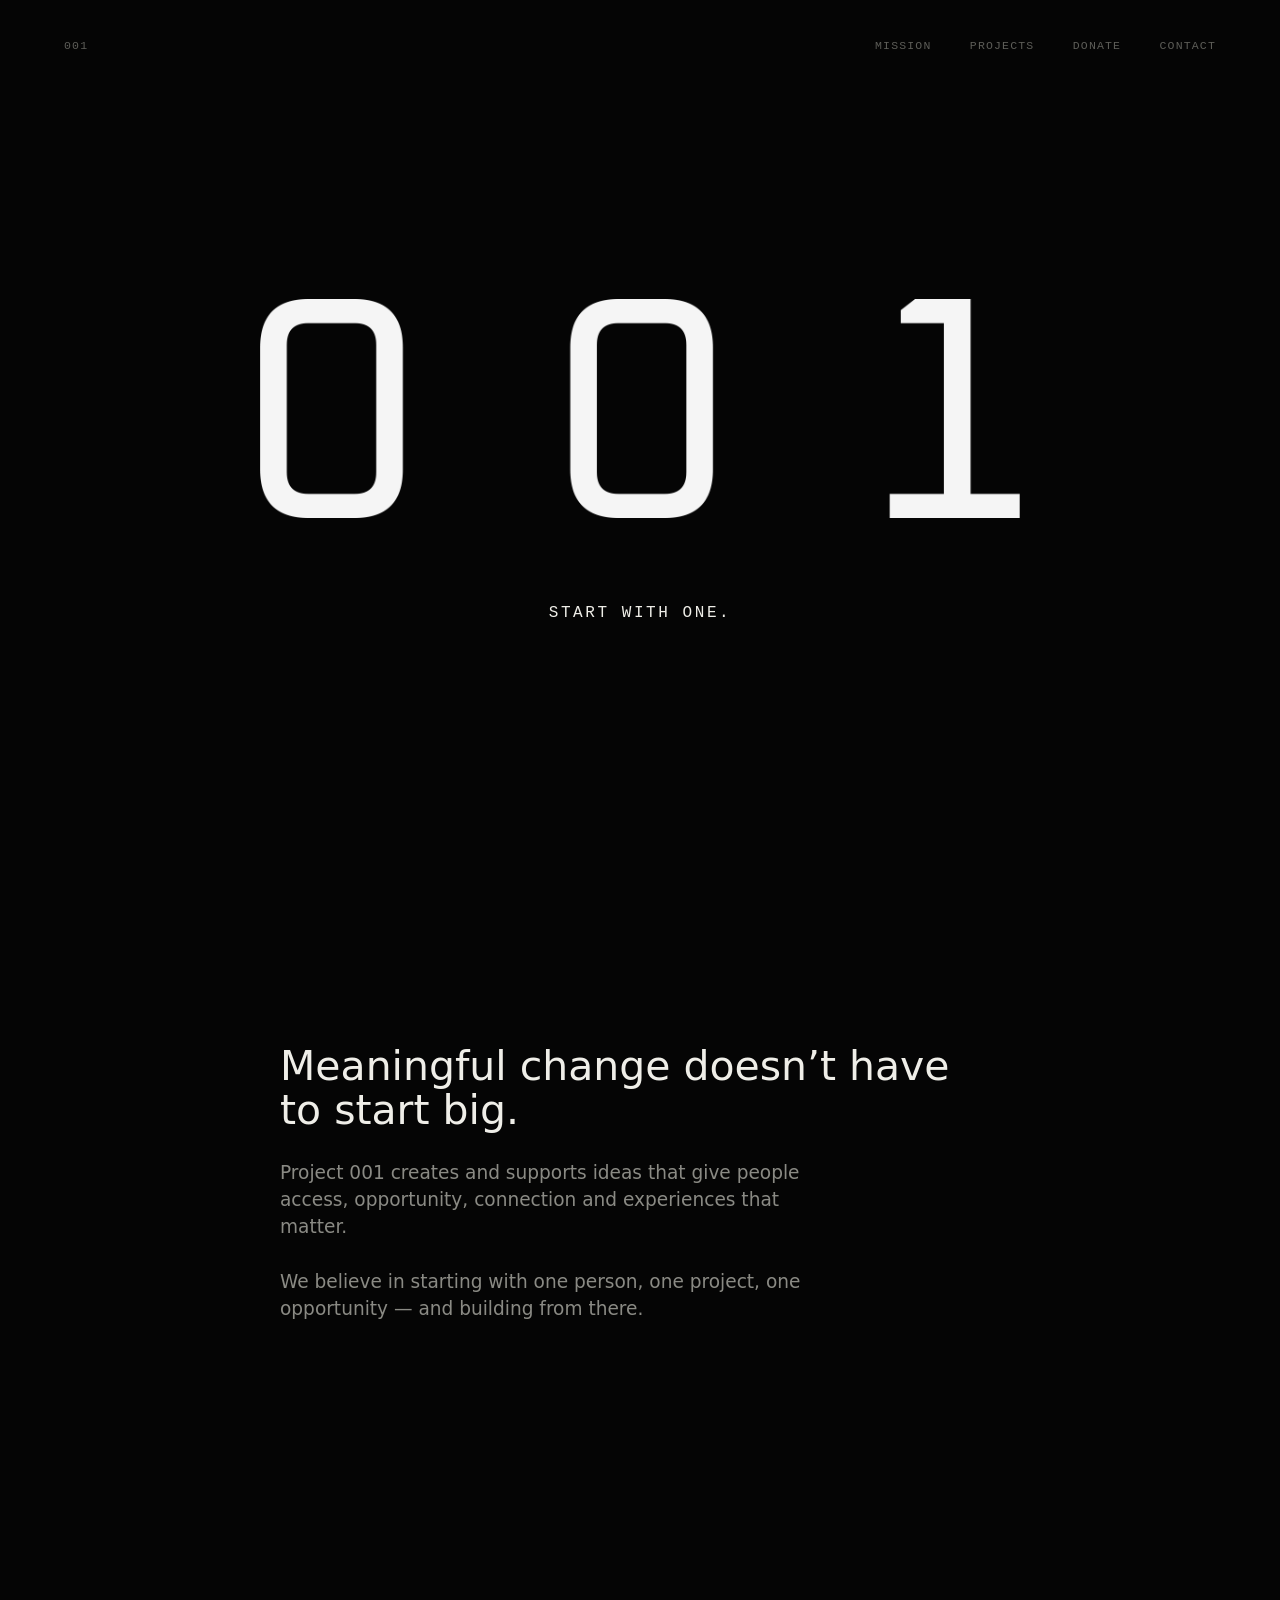
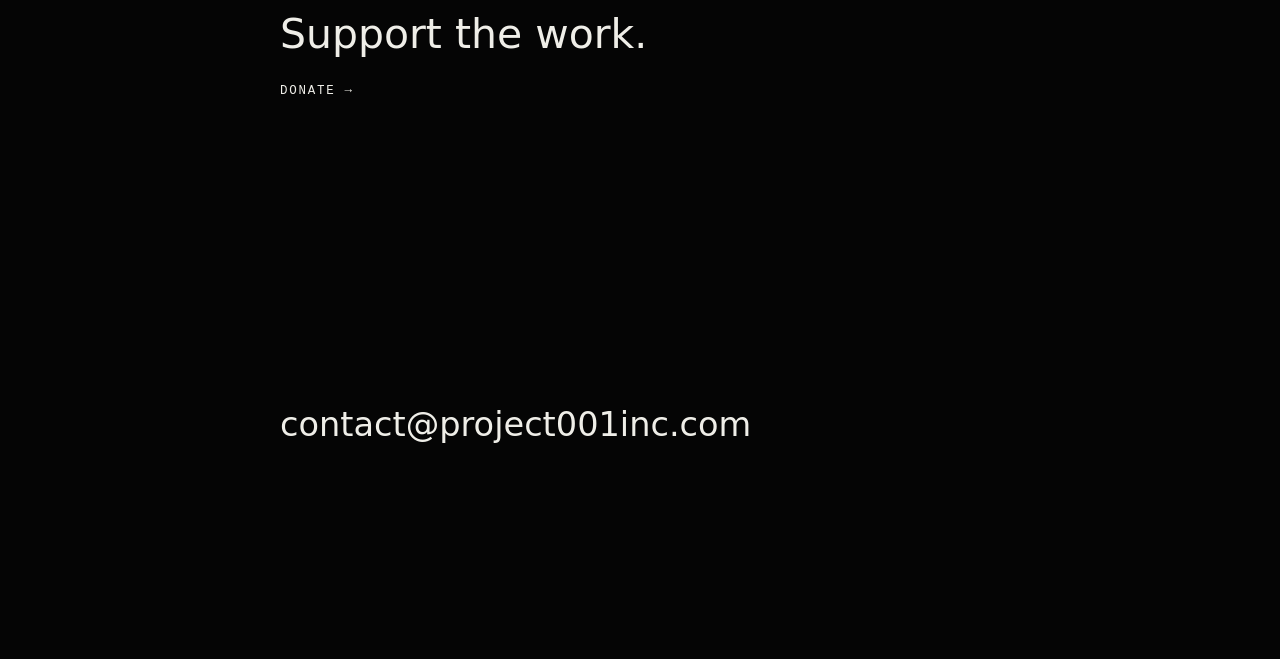
<file: index.html>
<!doctype html>
<html lang="en">
  <head>
    <meta charset="utf-8">
    <meta name="viewport" content="width=device-width, initial-scale=1">
    <title>Project 001 Inc. | Start With One</title>
    <meta
      name="description"
      content="Project 001 creates projects, experiences, and initiatives designed to help people move forward."
    >
    <meta name="robots" content="index,follow">
    <meta name="theme-color" content="#050505">
    <link rel="canonical" href="https://project001inc.com/">

    <meta property="og:type" content="website">
    <meta property="og:title" content="Project 001 Inc.">
    <meta property="og:description" content="Start with one.">
    <meta property="og:url" content="https://project001inc.com/">
    <meta property="og:image" content="https://project001inc.com/assets/001-symbol-blk.png">
    <meta name="twitter:card" content="summary_large_image">
    <meta name="twitter:title" content="Project 001 Inc.">
    <meta name="twitter:description" content="Start with one.">
    <meta name="twitter:image" content="https://project001inc.com/assets/001-symbol-blk.png">

    <link rel="icon" href="assets/favicon.png?v=3" type="image/png" sizes="30x30">
    <link rel="apple-touch-icon" href="assets/001-symbol-blk.png">
    <link rel="stylesheet" href="styles.css?v=20261002-mission-1">
  </head>
  <body>
    <a class="skip-link" href="#main">Skip to content</a>

    <header class="site-header" aria-label="Primary navigation">
      <a class="nav-mark" href="#top" aria-label="Project 001 home">001</a>
      <nav class="nav-links" aria-label="Main menu">
        <a href="/mission/">Mission</a>
        <a href="/projects">Projects</a>
        <a href="#donate">Donate</a>
        <a href="#contact">Contact</a>
      </nav>
    </header>

    <main id="main">
      <section class="hero" id="top" aria-labelledby="site-title">
        <h1 class="visually-hidden" id="site-title">Project 001 Inc.</h1>
        <img class="hero-symbol" src="assets/001-symbol-wht.png" alt="001">
        <p>START WITH ONE.</p>
      </section>

      <section class="section" id="mission" aria-labelledby="mission-title">
        <h2 id="mission-title">Meaningful change doesn&rsquo;t have to start big.</h2>
        <p>
          Project 001 creates and supports ideas that give people access,
          opportunity, connection and experiences that matter.
        </p>
        <p>
          We believe in starting with one person, one project, one opportunity —
          and building from there.
        </p>
      </section>

      <section class="section donate" id="donate" aria-labelledby="donate-title">
        <h2 id="donate-title">Support the work.</h2>
        <a href="https://www.zeffy.com/en-US/donation-form/support-our-mission-13">DONATE &rarr;</a>
      </section>

      <section class="section contact" id="contact" aria-label="Contact">
        <a href="mailto:contact@project001inc.com">contact@project001inc.com</a>
      </section>
    </main>
  </body>
</html>
</file>
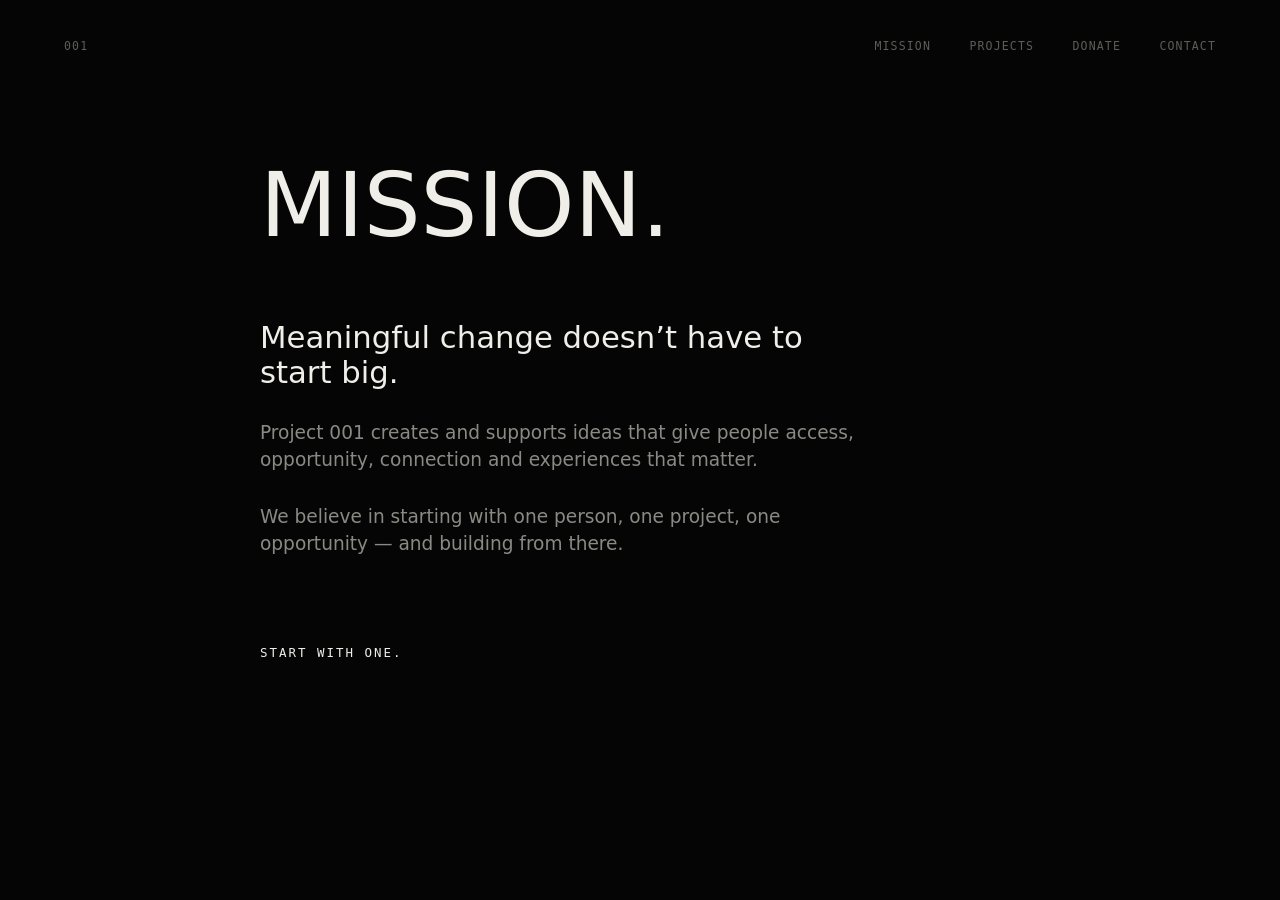
<file: mission/index.html>
<!doctype html>
<html lang="en">
  <head>
    <meta charset="utf-8">
    <meta name="viewport" content="width=device-width, initial-scale=1">
    <title>Mission | Project 001 Inc.</title>
    <meta
      name="description"
      content="Project 001 creates and supports ideas that give people access, opportunity, connection and experiences that matter."
    >
    <meta name="robots" content="index,follow">
    <meta name="theme-color" content="#050505">
    <link rel="canonical" href="https://project001inc.com/mission/">
    <link rel="icon" href="/assets/favicon.png?v=3" type="image/png" sizes="30x30">
    <link rel="apple-touch-icon" href="/assets/001-symbol-blk.png">
    <link rel="stylesheet" href="/styles.css?v=20261002-mission-1">
  </head>
  <body>
    <a class="skip-link" href="#main">Skip to content</a>

    <header class="site-header" aria-label="Primary navigation">
      <a class="nav-mark" href="/" aria-label="Project 001 home">001</a>
      <nav class="nav-links" aria-label="Main menu">
        <a href="/mission/">Mission</a>
        <a href="/projects">Projects</a>
        <a href="/#donate">Donate</a>
        <a href="/#contact">Contact</a>
      </nav>
    </header>

    <main class="page page-narrow mission-page" id="main">
      <h1>Mission.</h1>
      <p class="mission-statement">Meaningful change doesn&rsquo;t have to start big.</p>
      <p>
        Project 001 creates and supports ideas that give people access, opportunity,
        connection and experiences that matter.
      </p>
      <p>
        We believe in starting with one person, one project, one opportunity —
        and building from there.
      </p>
      <p class="mission-closing">START WITH ONE.</p>
    </main>
  </body>
</html>
</file>
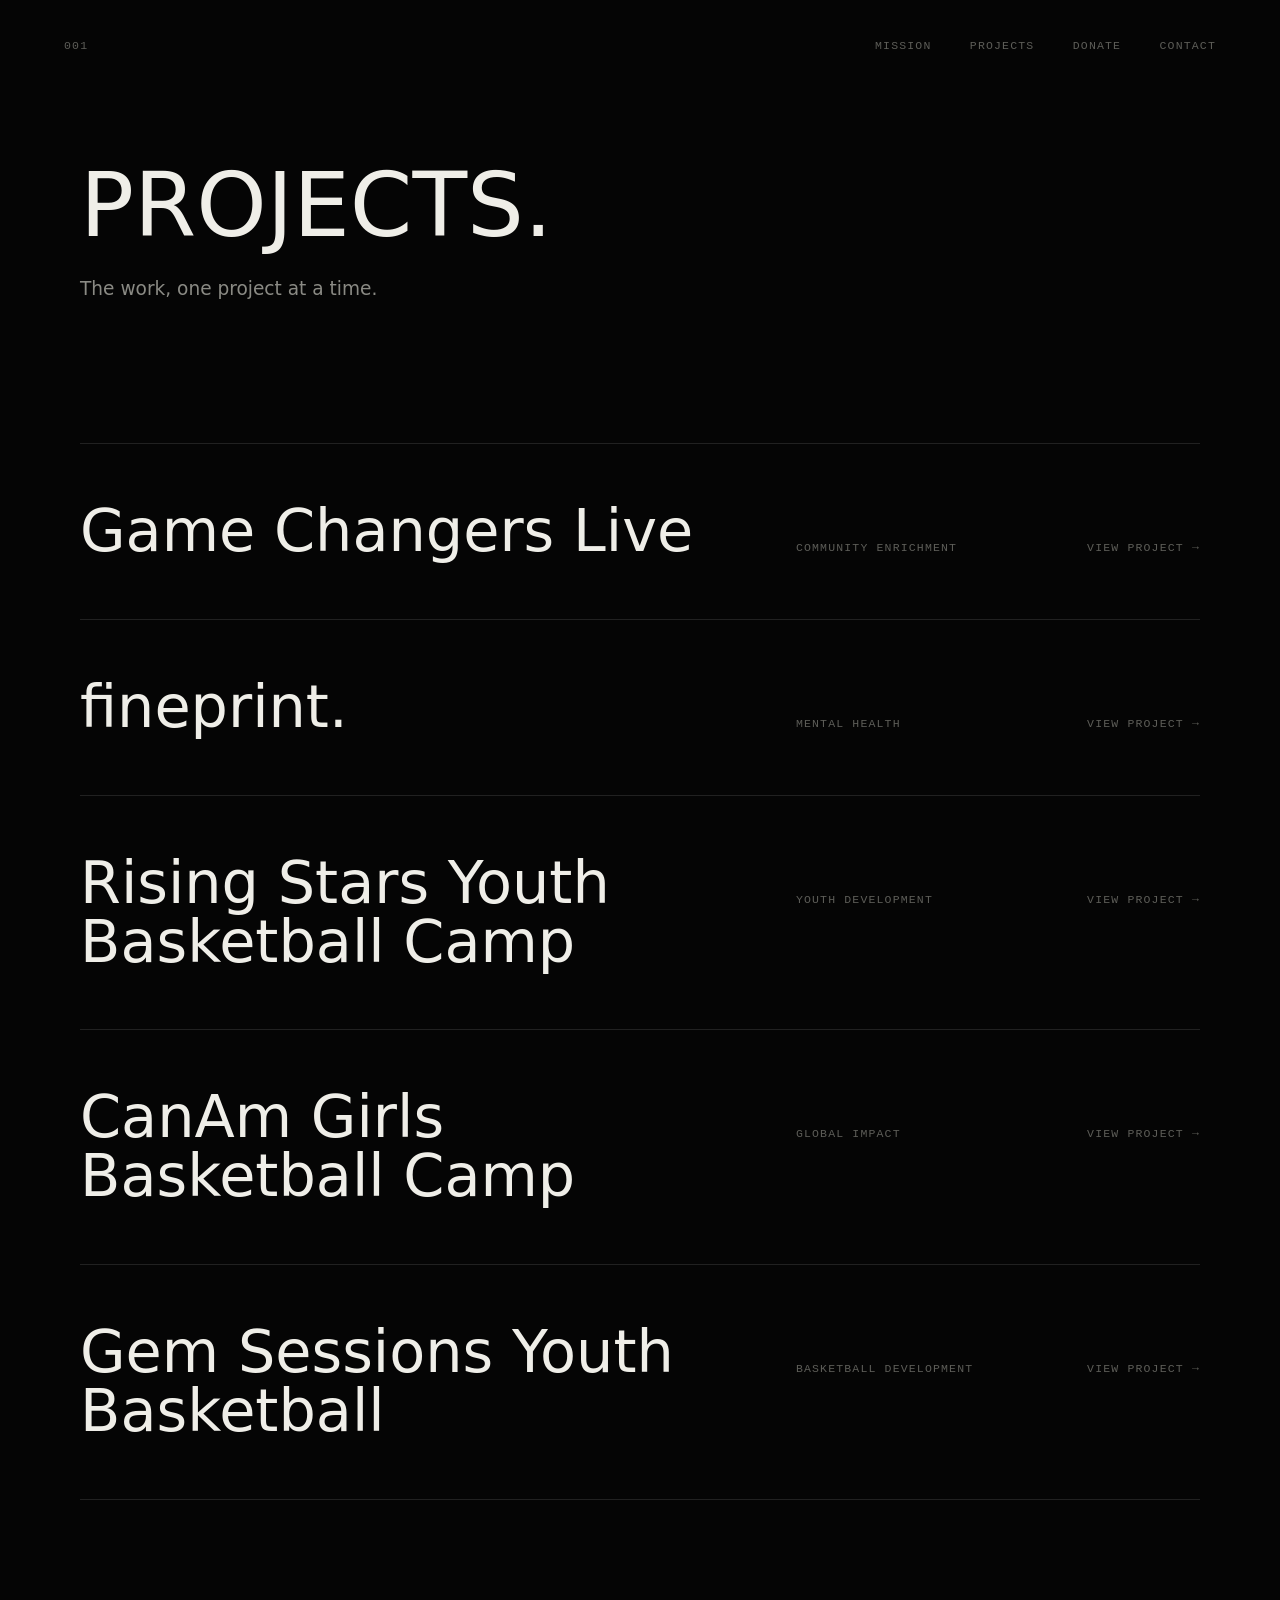
<file: projects/index.html>
<!doctype html>
<html lang="en">
  <head>
    <meta charset="utf-8">
    <meta name="viewport" content="width=device-width, initial-scale=1">
    <title>Projects | Project 001 Inc.</title>
    <meta
      name="description"
      content="Project 001 projects, one project at a time."
    >
    <meta name="robots" content="index,follow">
    <meta name="theme-color" content="#050505">
    <link rel="canonical" href="https://project001inc.com/projects/">
    <link rel="icon" href="/assets/favicon.png?v=3" type="image/png" sizes="30x30">
    <link rel="apple-touch-icon" href="/assets/001-symbol-blk.png">
    <link rel="stylesheet" href="/styles.css?v=20261002-mission-1">
  </head>
  <body>
    <a class="skip-link" href="#main">Skip to content</a>

    <header class="site-header" aria-label="Primary navigation">
      <a class="nav-mark" href="/" aria-label="Project 001 home">001</a>
      <nav class="nav-links" aria-label="Main menu">
        <a href="/mission/">Mission</a>
        <a href="/projects">Projects</a>
        <a href="/#donate">Donate</a>
        <a href="/#contact">Contact</a>
      </nav>
    </header>

    <main class="page" id="main">
      <h1>Projects.</h1>
      <p class="page-intro">The work, one project at a time.</p>

      <div class="project-index" aria-label="Project index">
        <a class="project-row" href="/projects/game-changers-live/">
          <strong>Game Changers Live</strong>
          <span>Community Enrichment</span>
          <em>View Project &rarr;</em>
        </a>
        <a class="project-row" href="/projects/fineprint/">
          <strong>fineprint.</strong>
          <span>Mental Health</span>
          <em>View Project &rarr;</em>
        </a>
        <a class="project-row" href="/projects/rising-stars-youth-basketball-camp/">
          <strong>Rising Stars Youth Basketball Camp</strong>
          <span>Youth Development</span>
          <em>View Project &rarr;</em>
        </a>
        <a class="project-row" href="/projects/canam-girls-basketball-camp/">
          <strong>CanAm Girls Basketball Camp</strong>
          <span>Global Impact</span>
          <em>View Project &rarr;</em>
        </a>
        <a class="project-row" href="/projects/gem-sessions-youth-basketball/">
          <strong>Gem Sessions Youth Basketball</strong>
          <span>Basketball Development</span>
          <em>View Project &rarr;</em>
        </a>
      </div>
    </main>
  </body>
</html>
</file>
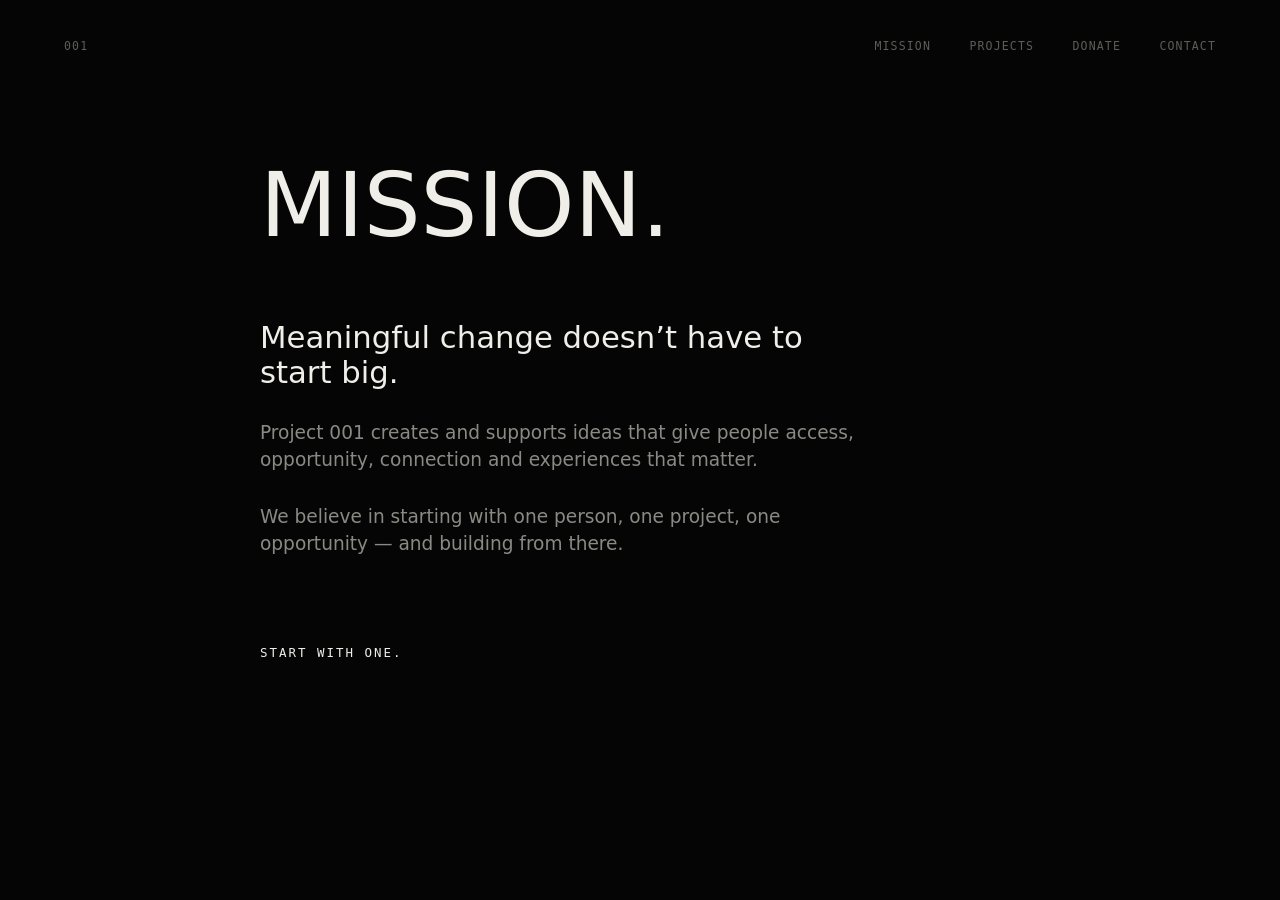
<file: what-we-do/index.html>
<!doctype html>
<html lang="en">
  <head>
    <meta charset="utf-8">
    <meta name="viewport" content="width=device-width, initial-scale=1">
    <title>Mission | Project 001 Inc.</title>
    <meta name="robots" content="noindex,follow">
    <meta http-equiv="refresh" content="0; url=/mission/">
    <link rel="canonical" href="https://project001inc.com/mission/">
  </head>
  <body>
    <p><a href="/mission/">Mission</a></p>
  </body>
</html>
</file>
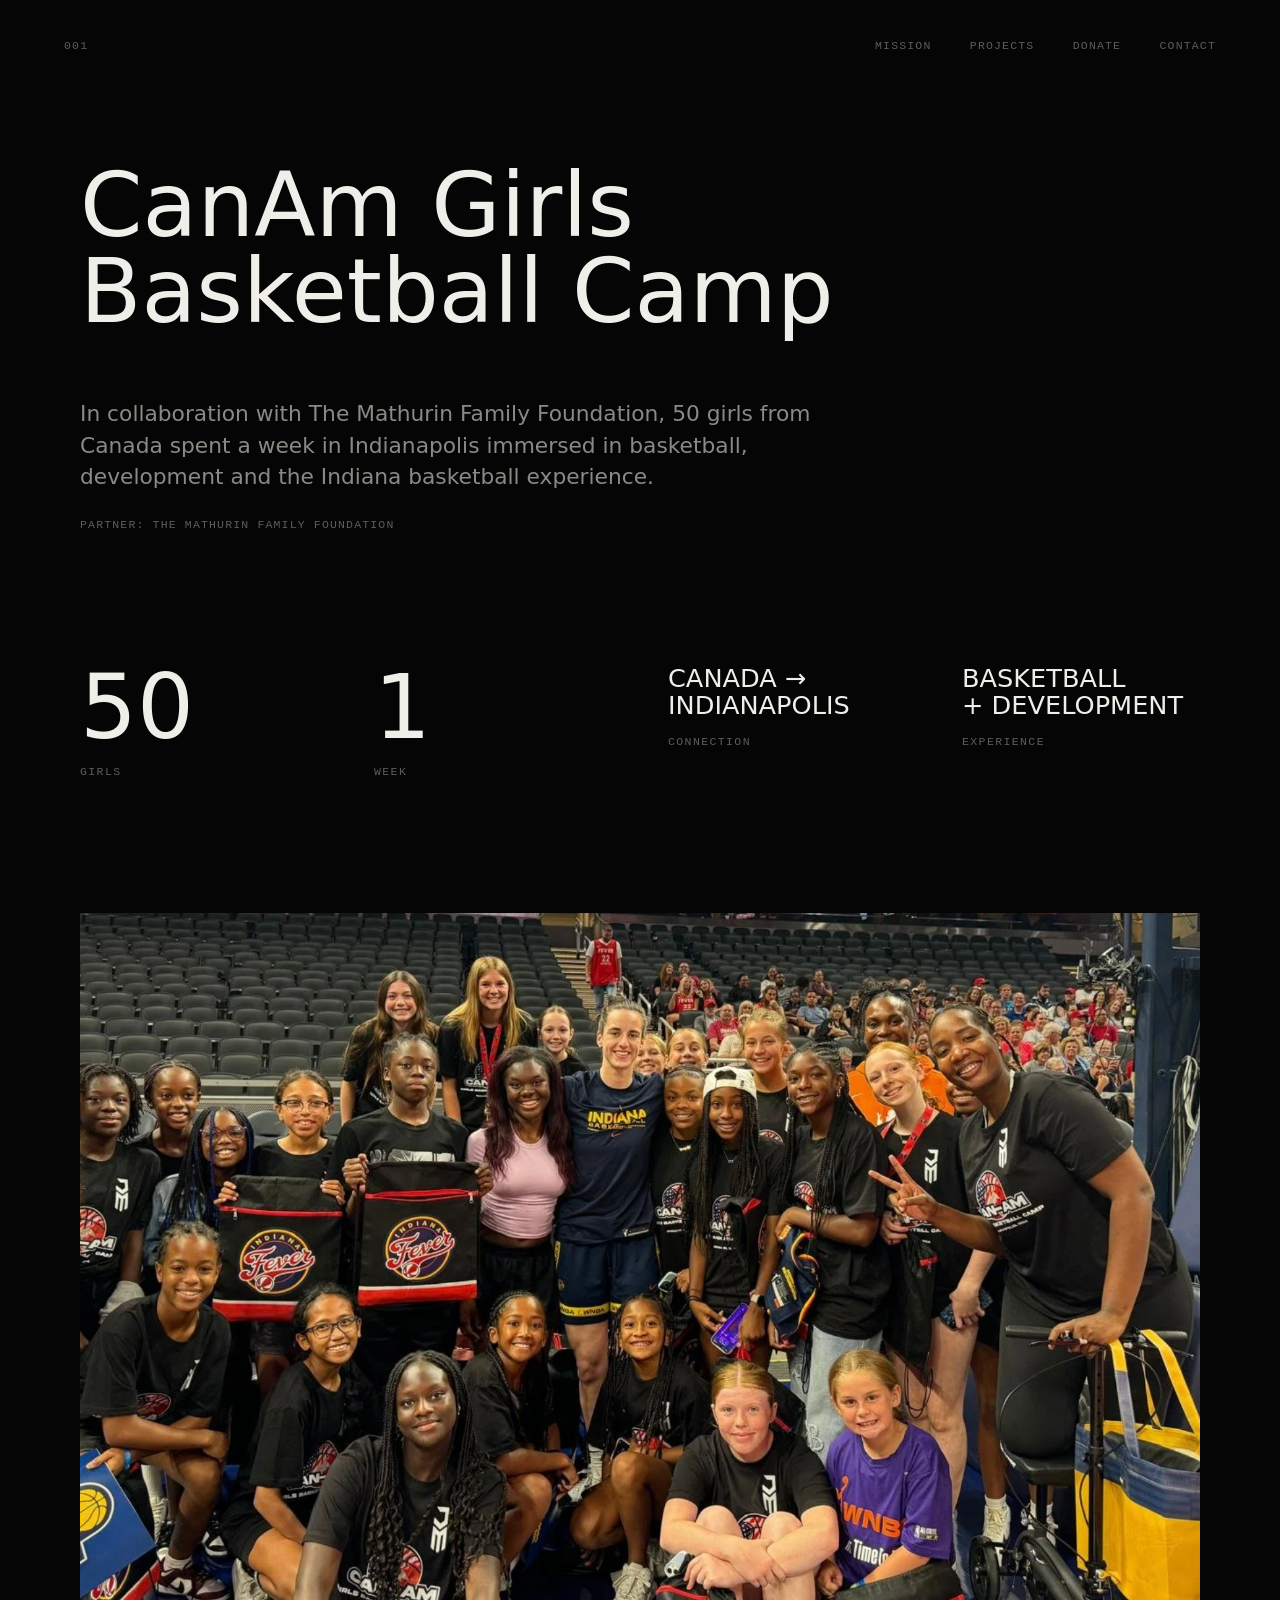
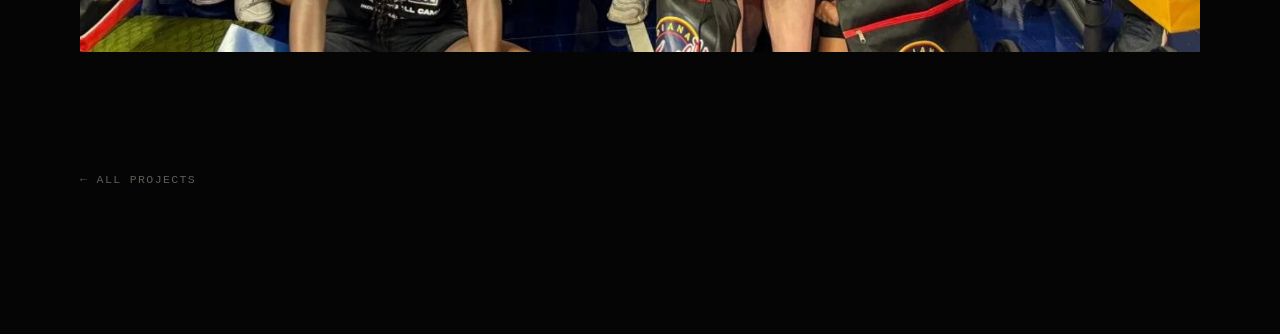
<file: projects/canam-girls-basketball-camp/index.html>
<!doctype html>
<html lang="en">
  <head>
    <meta charset="utf-8">
    <meta name="viewport" content="width=device-width, initial-scale=1">
    <title>CanAm Girls Basketball Camp | Project 001 Inc.</title>
    <meta
      name="description"
      content="In collaboration with The Mathurin Family Foundation, 50 girls from Canada spent a week in Indianapolis immersed in basketball and development."
    >
    <meta name="robots" content="index,follow">
    <meta name="theme-color" content="#050505">
    <link rel="canonical" href="https://project001inc.com/projects/canam-girls-basketball-camp/">
    <link rel="icon" href="/assets/favicon.png?v=3" type="image/png" sizes="30x30">
    <link rel="apple-touch-icon" href="/assets/001-symbol-blk.png">
    <link rel="stylesheet" href="/styles.css?v=20261002-mission-1">
  </head>
  <body>
    <a class="skip-link" href="#main">Skip to content</a>

    <header class="site-header" aria-label="Primary navigation">
      <a class="nav-mark" href="/" aria-label="Project 001 home">001</a>
      <nav class="nav-links" aria-label="Main menu">
        <a href="/mission/">Mission</a>
        <a href="/projects">Projects</a>
        <a href="/#donate">Donate</a>
        <a href="/#contact">Contact</a>
      </nav>
    </header>

    <main class="project-detail" id="main">
      <h1 class="project-title">CanAm Girls<br>Basketball Camp</h1>
      <p class="project-description">
        In collaboration with The Mathurin Family Foundation, 50 girls from Canada
        spent a week in Indianapolis immersed in basketball, development and the
        Indiana basketball experience.
      </p>
      <p class="partner-line">Partner: The Mathurin Family Foundation</p>

      <div class="impact-list" aria-label="CanAm impact">
        <div class="impact-item"><strong>50</strong><span>Girls</span></div>
        <div class="impact-item"><strong>1</strong><span>Week</span></div>
        <div class="impact-item"><strong class="impact-text">Canada &rarr;<br>Indianapolis</strong><span>Connection</span></div>
        <div class="impact-item"><strong class="impact-text">Basketball<br>+ Development</strong><span>Experience</span></div>
      </div>

      <div class="media-stack canam-media">
        <figure class="project-media">
          <img
            src="/assets/projects/canam/canam-fever-experience.png"
            width="1704"
            height="1124"
            alt="CanAm Girls Basketball Camp participants at an Indiana Fever basketball experience."
          >
        </figure>
      </div>

      <a class="back-link" href="/projects/">&larr; All Projects</a>
    </main>
  </body>
</html>
</file>
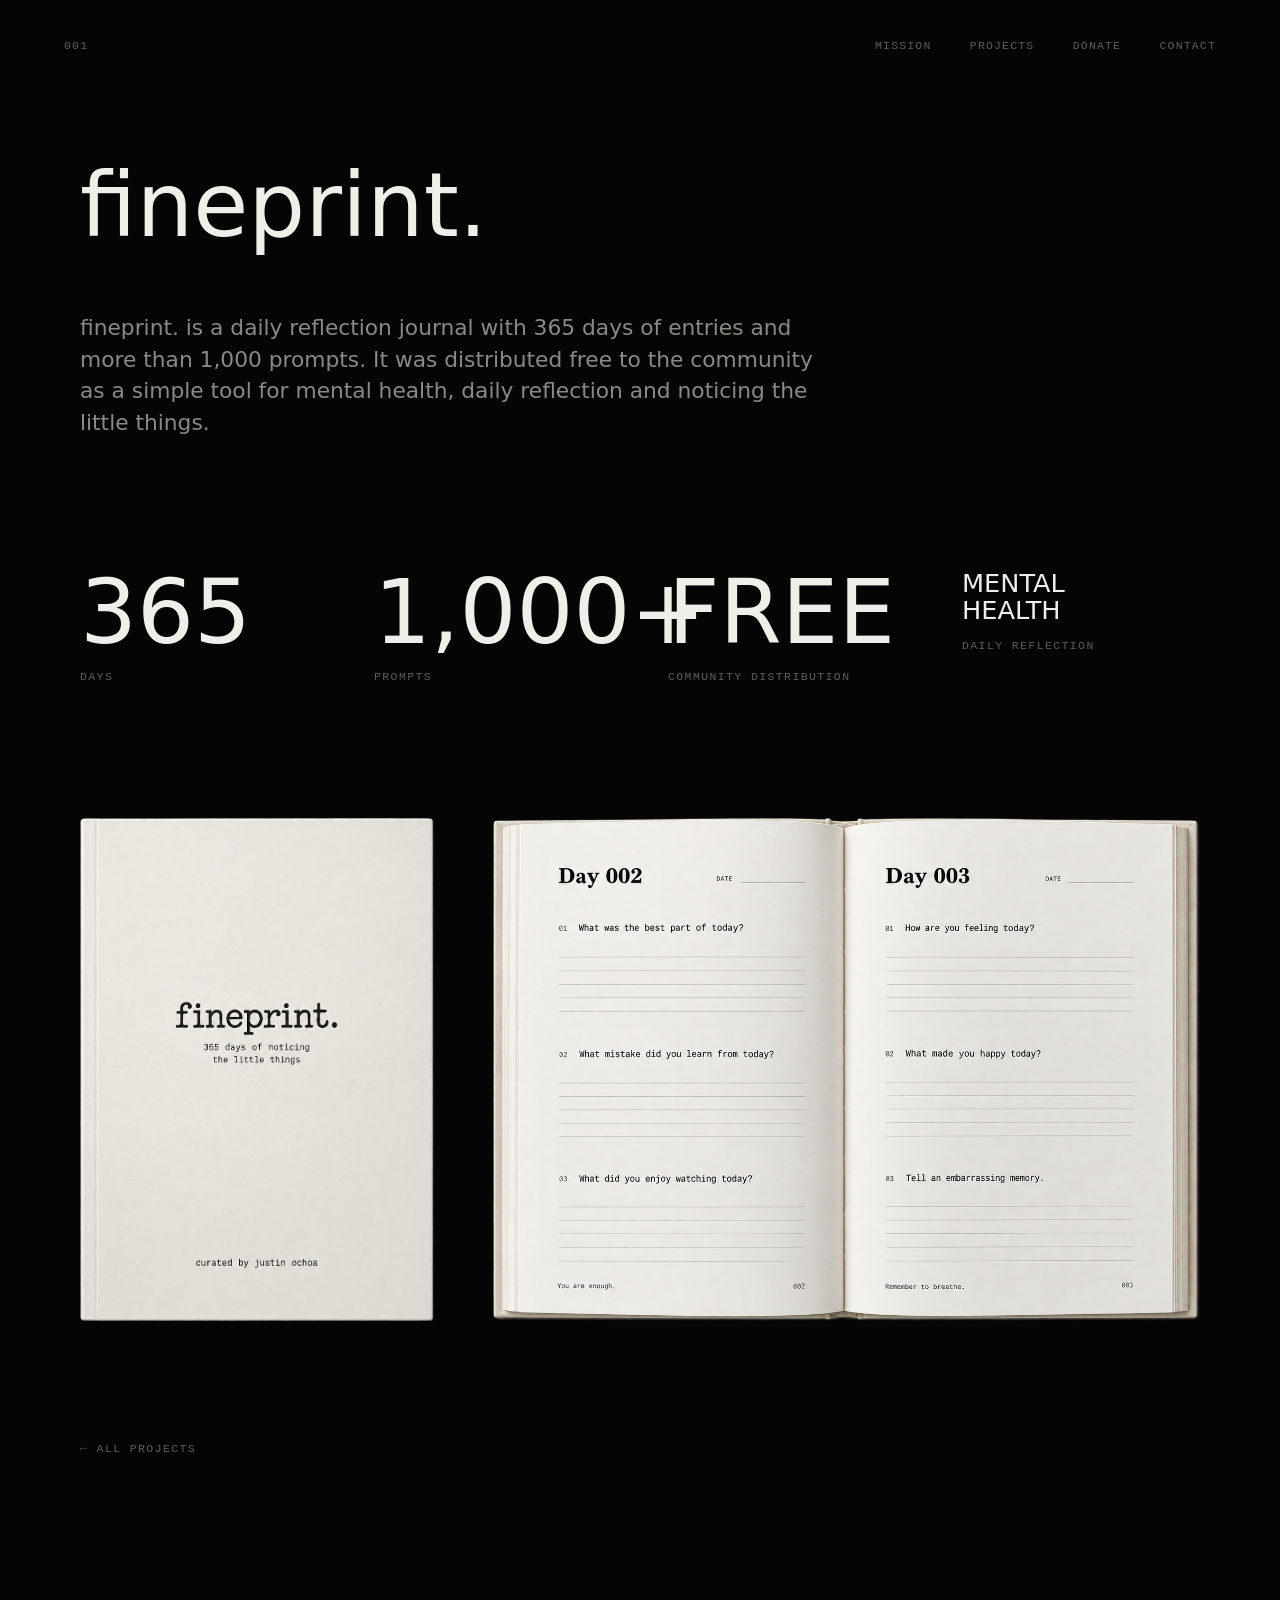
<file: projects/fineprint/index.html>
<!doctype html>
<html lang="en">
  <head>
    <meta charset="utf-8">
    <meta name="viewport" content="width=device-width, initial-scale=1">
    <title>fineprint. | Project 001 Inc.</title>
    <meta
      name="description"
      content="fineprint. is a daily reflection journal with 365 days of entries and more than 1,000 prompts, distributed free to the community."
    >
    <meta name="robots" content="index,follow">
    <meta name="theme-color" content="#050505">
    <link rel="canonical" href="https://project001inc.com/projects/fineprint/">
    <link rel="icon" href="/assets/favicon.png?v=3" type="image/png" sizes="30x30">
    <link rel="apple-touch-icon" href="/assets/001-symbol-blk.png">
    <link rel="stylesheet" href="/styles.css?v=20261002-mission-1">
  </head>
  <body>
    <a class="skip-link" href="#main">Skip to content</a>

    <header class="site-header" aria-label="Primary navigation">
      <a class="nav-mark" href="/" aria-label="Project 001 home">001</a>
      <nav class="nav-links" aria-label="Main menu">
        <a href="/mission/">Mission</a>
        <a href="/projects">Projects</a>
        <a href="/#donate">Donate</a>
        <a href="/#contact">Contact</a>
      </nav>
    </header>

    <main class="project-detail" id="main">
      <h1 class="project-title">fineprint.</h1>
      <p class="project-description">
        fineprint. is a daily reflection journal with 365 days of entries and more
        than 1,000 prompts. It was distributed free to the community as a simple
        tool for mental health, daily reflection and noticing the little things.
      </p>

      <div class="impact-list" aria-label="fineprint. impact">
        <div class="impact-item"><strong>365</strong><span>Days</span></div>
        <div class="impact-item"><strong>1,000+</strong><span>Prompts</span></div>
        <div class="impact-item"><strong>Free</strong><span>Community Distribution</span></div>
        <div class="impact-item"><strong class="impact-text">Mental<br>Health</strong><span>Daily Reflection</span></div>
      </div>

      <div class="media-stack fineprint-media">
        <figure class="project-media media-object fineprint-cover">
          <img
            src="/assets/projects/fineprint/fineprint-cover.png"
            width="885"
            height="1259"
            alt="fineprint. daily reflection journal cover."
          >
        </figure>
        <figure class="project-media media-object fineprint-spread">
          <img
            src="/assets/projects/fineprint/fineprint-spread.png"
            width="1339"
            height="951"
            loading="lazy"
            decoding="async"
            alt="Open fineprint. journal spread with daily reflection prompts."
          >
        </figure>
      </div>

      <a class="back-link" href="/projects/">&larr; All Projects</a>
    </main>
  </body>
</html>
</file>
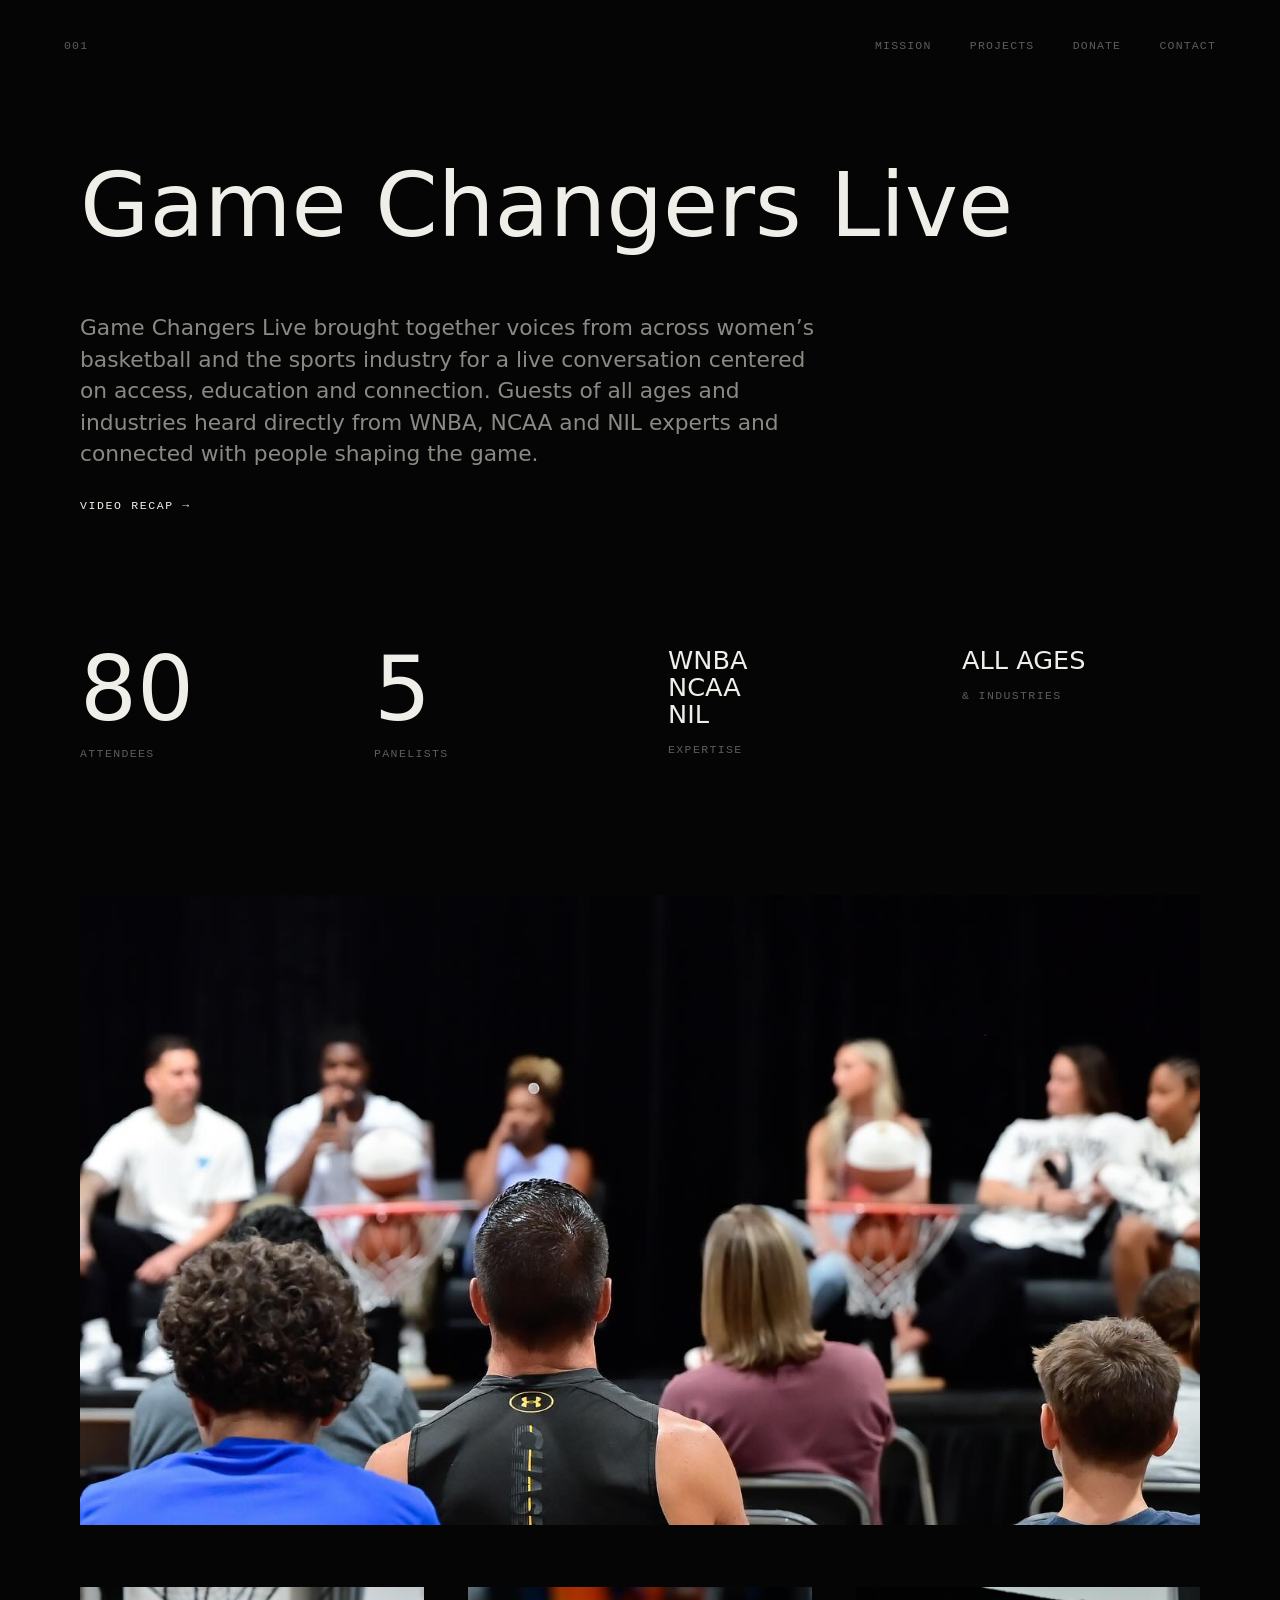
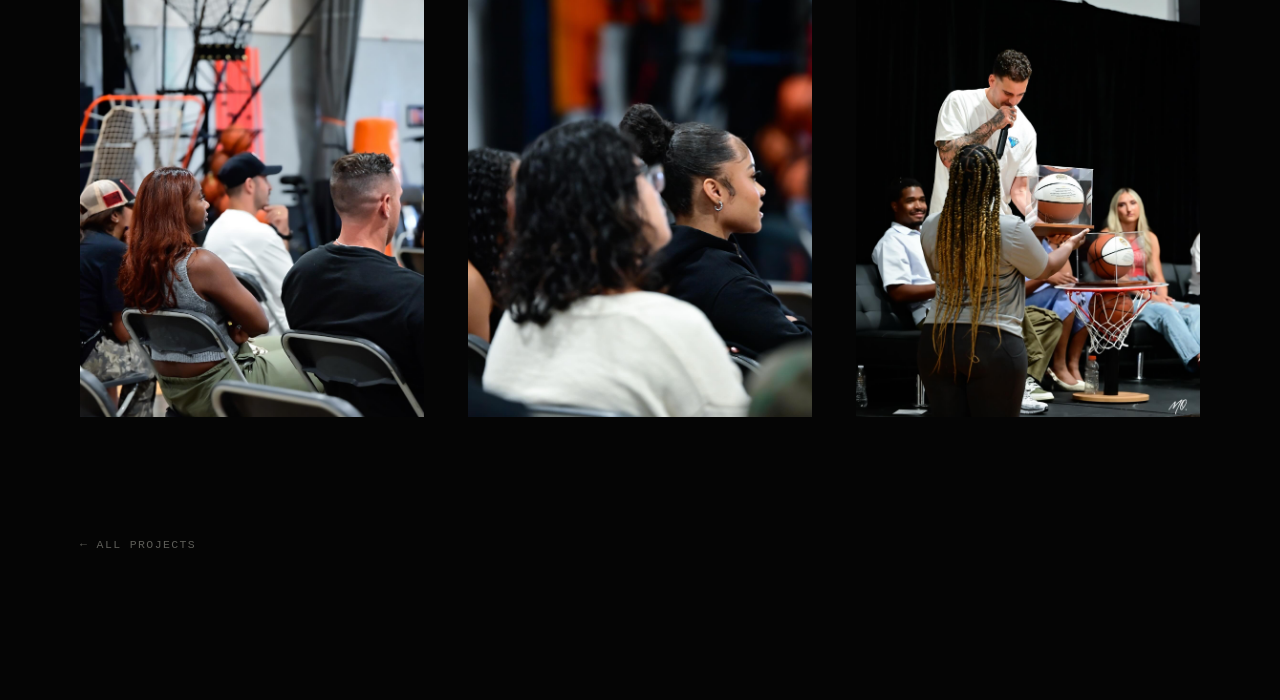
<file: projects/game-changers-live/index.html>
<!doctype html>
<html lang="en">
  <head>
    <meta charset="utf-8">
    <meta name="viewport" content="width=device-width, initial-scale=1">
    <title>Game Changers Live | Project 001 Inc.</title>
    <meta
      name="description"
      content="Game Changers Live brought together voices from women&rsquo;s basketball and the sports industry for a live conversation centered on access, education and connection."
    >
    <meta name="robots" content="index,follow">
    <meta name="theme-color" content="#050505">
    <link rel="canonical" href="https://project001inc.com/projects/game-changers-live/">
    <link rel="icon" href="/assets/favicon.png?v=3" type="image/png" sizes="30x30">
    <link rel="apple-touch-icon" href="/assets/001-symbol-blk.png">
    <link rel="stylesheet" href="/styles.css?v=20261002-mission-1">
  </head>
  <body>
    <a class="skip-link" href="#main">Skip to content</a>

    <header class="site-header" aria-label="Primary navigation">
      <a class="nav-mark" href="/" aria-label="Project 001 home">001</a>
      <nav class="nav-links" aria-label="Main menu">
        <a href="/mission/">Mission</a>
        <a href="/projects">Projects</a>
        <a href="/#donate">Donate</a>
        <a href="/#contact">Contact</a>
      </nav>
    </header>

    <main class="project-detail" id="main">
      <h1 class="project-title">Game Changers Live</h1>
      <p class="project-description">
        Game Changers Live brought together voices from across women&rsquo;s basketball
        and the sports industry for a live conversation centered on access, education
        and connection. Guests of all ages and industries heard directly from WNBA,
        NCAA and NIL experts and connected with people shaping the game.
      </p>
      <a
        class="project-cta"
        href="/assets/projects/game-changers/game-changers-whats-a-game-changer.mp4"
        data-video-src="/assets/projects/game-changers/game-changers-whats-a-game-changer.mp4"
        data-video-poster="/assets/projects/game-changers/game-changers-panel-wide.jpg"
        data-video-title="Game Changers Live Video Recap"
      >
        Video Recap &rarr;
      </a>

      <div class="impact-list" aria-label="Game Changers Live impact">
        <div class="impact-item"><strong>80</strong><span>Attendees</span></div>
        <div class="impact-item"><strong>5</strong><span>Panelists</span></div>
        <div class="impact-item"><strong class="impact-text">WNBA<br>NCAA<br>NIL</strong><span>Expertise</span></div>
        <div class="impact-item"><strong class="impact-text">All Ages</strong><span>&amp; Industries</span></div>
      </div>

      <div class="media-stack game-media">
        <figure class="project-media media-crop game-panel">
          <img
            src="/assets/projects/game-changers/game-changers-panel-wide.jpg"
            width="1440"
            height="1909"
            alt="Game Changers Live panelists seated on stage during the live conversation."
          >
        </figure>
        <div class="media-grid game-secondary-grid">
          <figure class="project-media media-crop game-audience-one">
            <img
              src="/assets/projects/game-changers/game-changers-audience-01.jpg"
              width="1440"
              height="1910"
              loading="lazy"
              decoding="async"
              alt="Audience members listening during Game Changers Live."
            >
          </figure>
          <figure class="project-media media-crop game-audience-two">
            <img
              src="/assets/projects/game-changers/game-changers-audience-02.jpg"
              width="1440"
              height="1910"
              loading="lazy"
              decoding="async"
              alt="Game Changers Live attendees gathered for the panel event."
            >
          </figure>
          <figure class="project-media media-crop game-presentation">
            <img
              src="/assets/projects/game-changers/game-changers-presentation.jpg"
              width="1440"
              height="1919"
              loading="lazy"
              decoding="async"
              alt="A Game Changers Live speaker presenting to the room."
            >
          </figure>
        </div>
      </div>

      <a class="back-link" href="/projects/">&larr; All Projects</a>
    </main>
    <script src="/script.js?v=20261002-video-link-1" defer></script>
  </body>
</html>
</file>
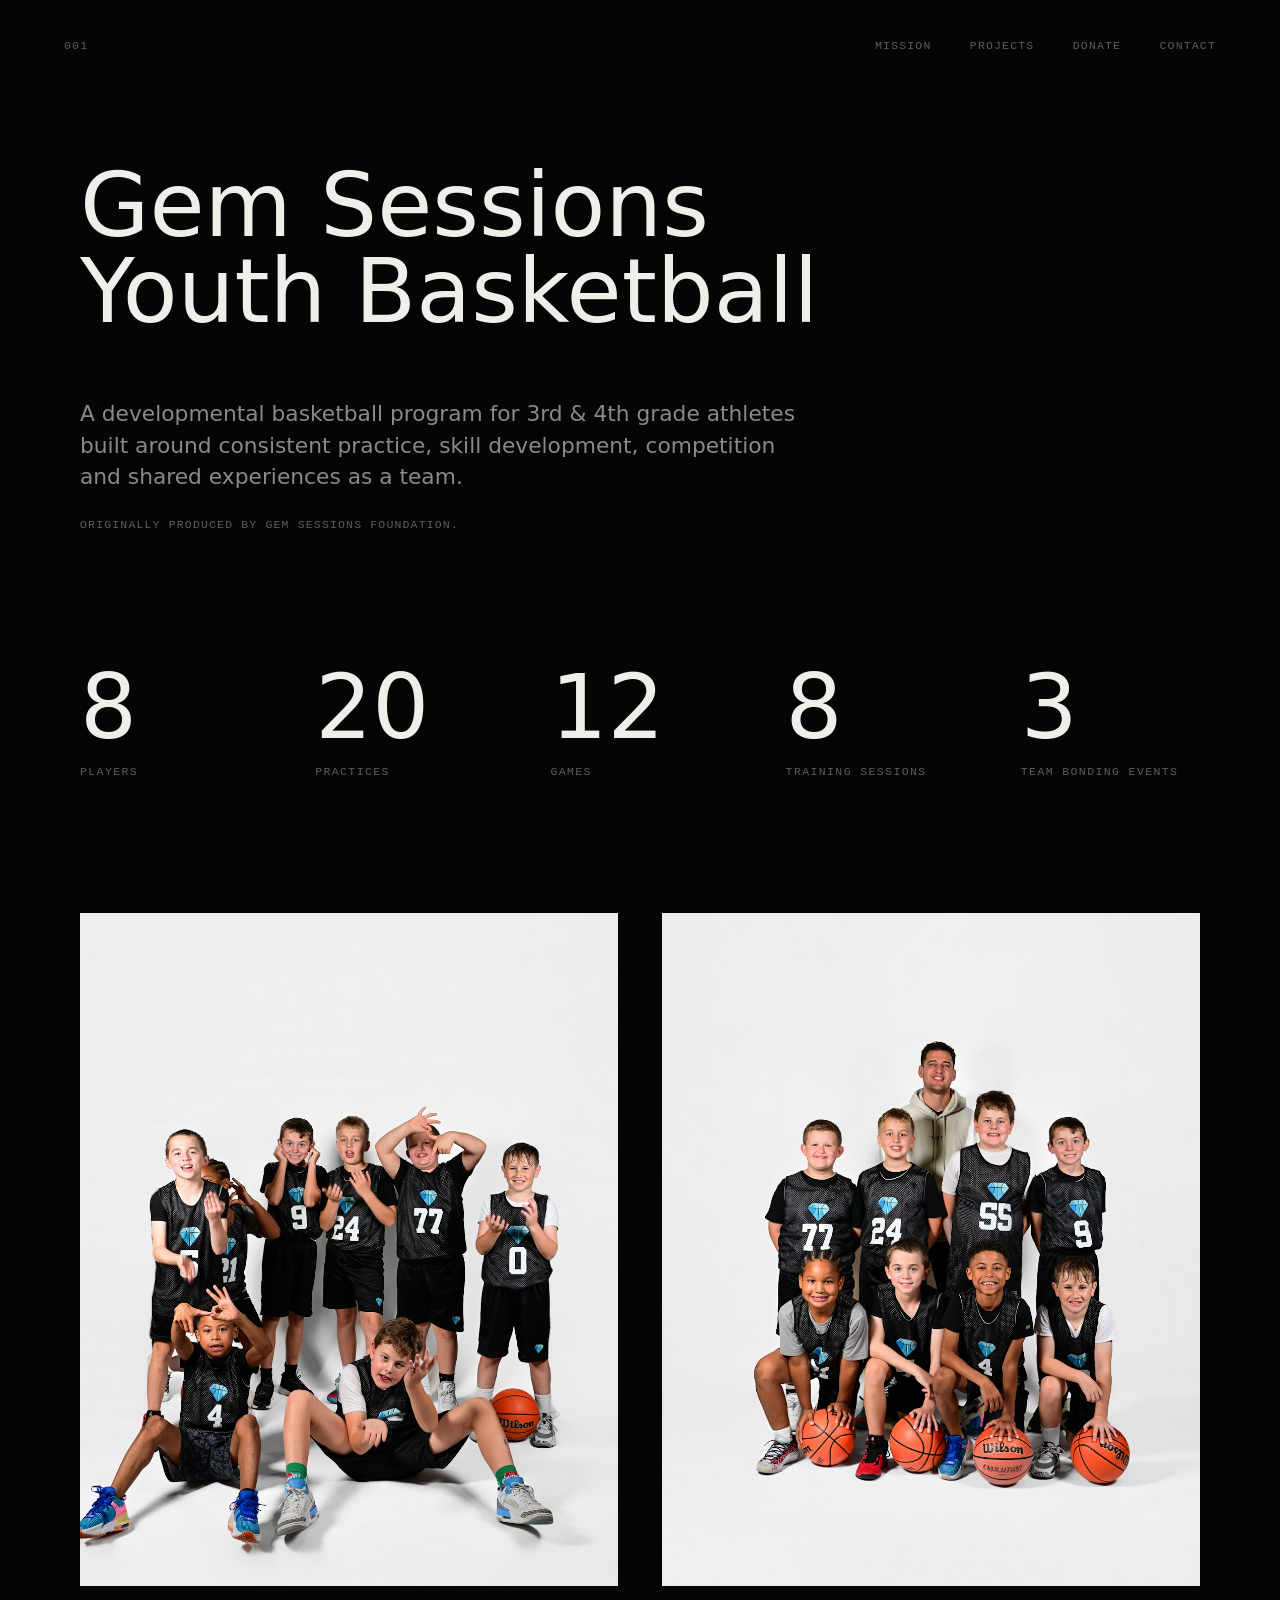
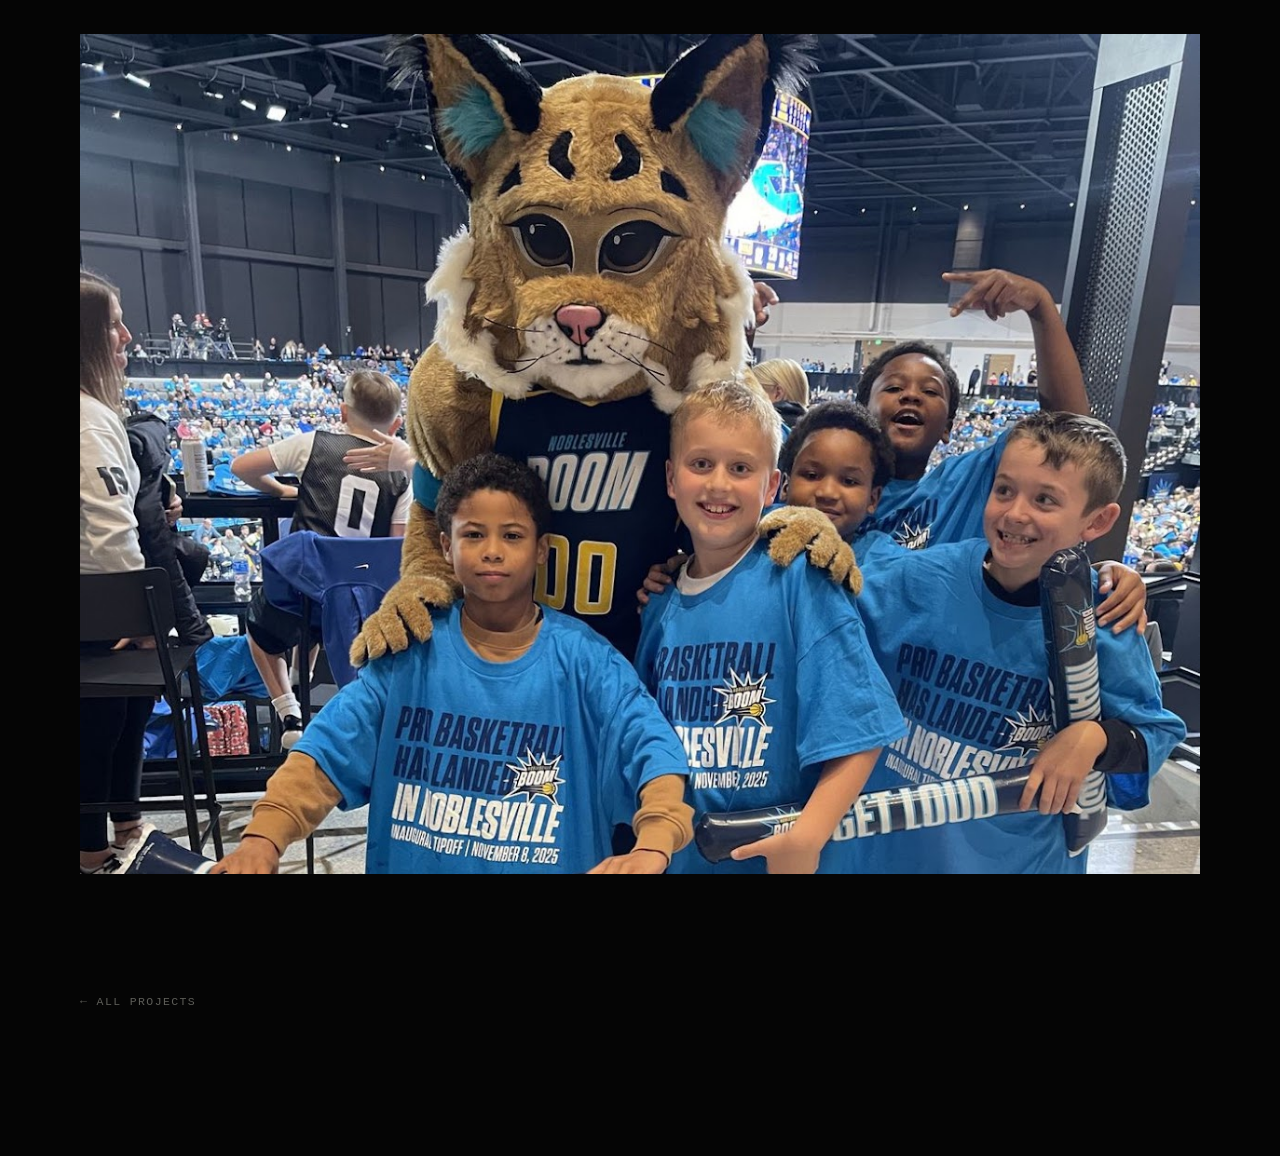
<file: projects/gem-sessions-youth-basketball/index.html>
<!doctype html>
<html lang="en">
  <head>
    <meta charset="utf-8">
    <meta name="viewport" content="width=device-width, initial-scale=1">
    <title>Gem Sessions Youth Basketball | Project 001 Inc.</title>
    <meta
      name="description"
      content="A developmental basketball program for 3rd &amp; 4th grade athletes built around practice, skill development, competition and shared team experiences."
    >
    <meta name="robots" content="index,follow">
    <meta name="theme-color" content="#050505">
    <link rel="canonical" href="https://project001inc.com/projects/gem-sessions-youth-basketball/">
    <link rel="icon" href="/assets/favicon.png?v=3" type="image/png" sizes="30x30">
    <link rel="apple-touch-icon" href="/assets/001-symbol-blk.png">
    <link rel="stylesheet" href="/styles.css?v=20261002-mission-1">
  </head>
  <body>
    <a class="skip-link" href="#main">Skip to content</a>

    <header class="site-header" aria-label="Primary navigation">
      <a class="nav-mark" href="/" aria-label="Project 001 home">001</a>
      <nav class="nav-links" aria-label="Main menu">
        <a href="/mission/">Mission</a>
        <a href="/projects">Projects</a>
        <a href="/#donate">Donate</a>
        <a href="/#contact">Contact</a>
      </nav>
    </header>

    <main class="project-detail" id="main">
      <h1 class="project-title">Gem Sessions<br>Youth Basketball</h1>
      <p class="project-description">
        A developmental basketball program for 3rd &amp; 4th grade athletes built
        around consistent practice, skill development, competition and shared
        experiences as a team.
      </p>
      <p class="history-line">Originally produced by Gem Sessions Foundation.</p>

      <div class="impact-list" aria-label="Gem Sessions impact">
        <div class="impact-item"><strong>8</strong><span>Players</span></div>
        <div class="impact-item"><strong>20</strong><span>Practices</span></div>
        <div class="impact-item"><strong>12</strong><span>Games</span></div>
        <div class="impact-item"><strong>8</strong><span>Training Sessions</span></div>
        <div class="impact-item"><strong>3</strong><span>Team Bonding Events</span></div>
      </div>

      <div class="media-stack gem-media">
        <div class="gem-studio-pair">
          <figure class="project-media media-crop gem-studio">
            <img
              src="/assets/projects/gem-sessions/gem-sessions-team-fun.png"
              width="1068"
              height="1602"
              alt="Gem Sessions youth basketball players posing together in team gear."
            >
          </figure>
          <figure class="project-media media-crop gem-studio">
            <img
              src="/assets/projects/gem-sessions/gem-sessions-team-coach.png"
              width="1068"
              height="1602"
              loading="lazy"
              decoding="async"
              alt="Gem Sessions players and coach standing together for a studio portrait."
            >
          </figure>
        </div>
        <figure class="project-media media-crop gem-event">
          <img
            src="/assets/projects/gem-sessions/gem-sessions-boom-event.png"
            width="1202"
            height="1602"
            loading="lazy"
            decoding="async"
            alt="Gem Sessions team members gathered at a Boom event experience."
          >
        </figure>
      </div>

      <a class="back-link" href="/projects/">&larr; All Projects</a>
    </main>
  </body>
</html>
</file>
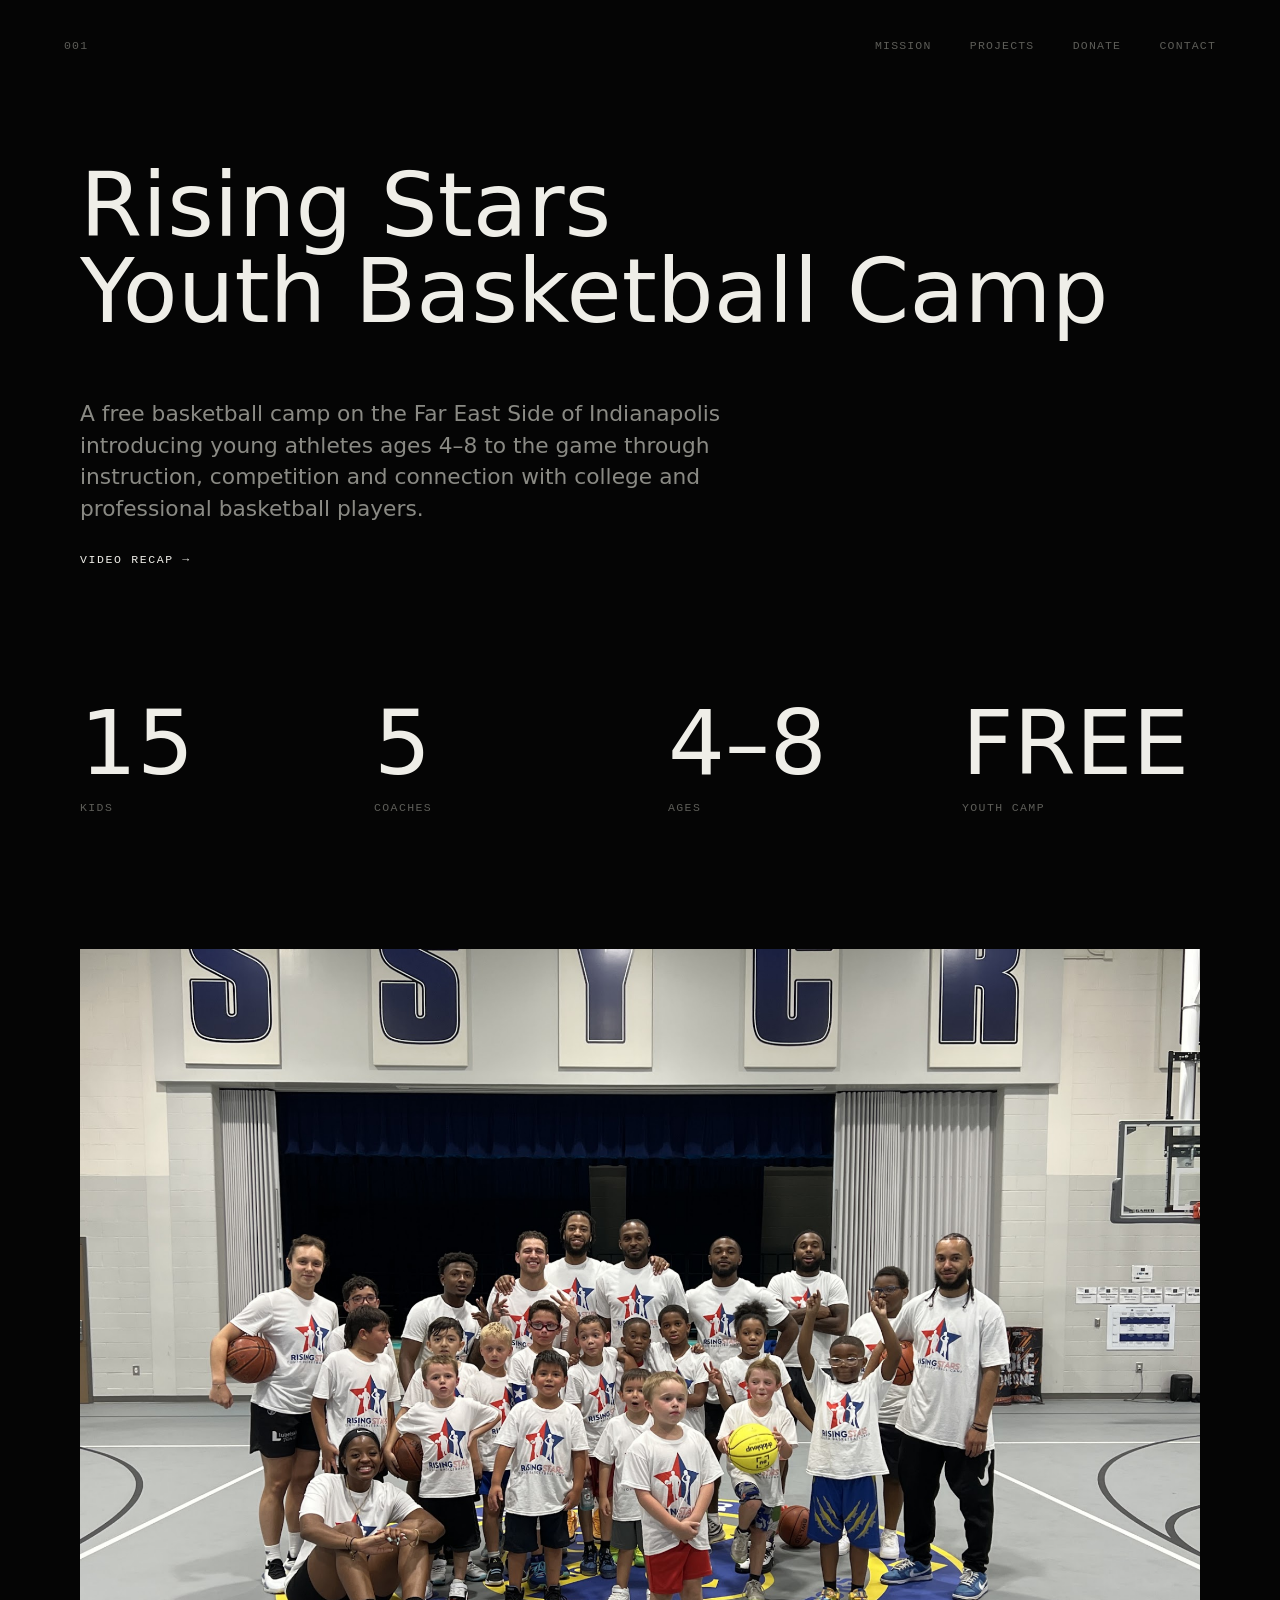
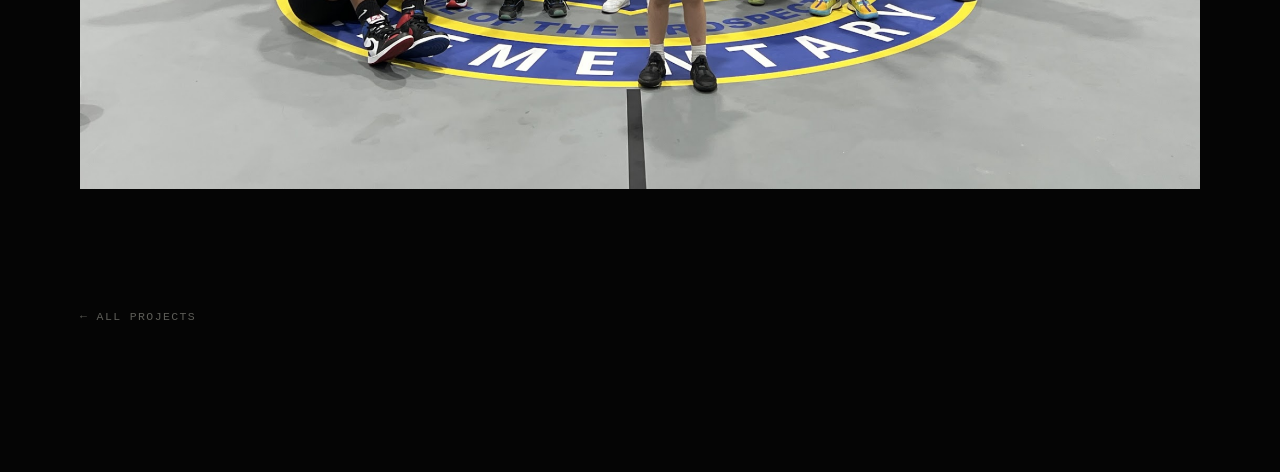
<file: projects/rising-stars-youth-basketball-camp/index.html>
<!doctype html>
<html lang="en">
  <head>
    <meta charset="utf-8">
    <meta name="viewport" content="width=device-width, initial-scale=1">
    <title>Rising Stars Youth Basketball Camp | Project 001 Inc.</title>
    <meta
      name="description"
      content="A free basketball camp on the Far East Side of Indianapolis introducing young athletes ages 4&ndash;8 to the game."
    >
    <meta name="robots" content="index,follow">
    <meta name="theme-color" content="#050505">
    <link rel="canonical" href="https://project001inc.com/projects/rising-stars-youth-basketball-camp/">
    <link rel="icon" href="/assets/favicon.png?v=3" type="image/png" sizes="30x30">
    <link rel="apple-touch-icon" href="/assets/001-symbol-blk.png">
    <link rel="stylesheet" href="/styles.css?v=20261002-mission-1">
  </head>
  <body>
    <a class="skip-link" href="#main">Skip to content</a>

    <header class="site-header" aria-label="Primary navigation">
      <a class="nav-mark" href="/" aria-label="Project 001 home">001</a>
      <nav class="nav-links" aria-label="Main menu">
        <a href="/mission/">Mission</a>
        <a href="/projects">Projects</a>
        <a href="/#donate">Donate</a>
        <a href="/#contact">Contact</a>
      </nav>
    </header>

    <main class="project-detail" id="main">
      <h1 class="project-title">Rising Stars<br>Youth Basketball Camp</h1>
      <p class="project-description">
        A free basketball camp on the Far East Side of Indianapolis introducing young
        athletes ages 4&ndash;8 to the game through instruction, competition and
        connection with college and professional basketball players.
      </p>
      <a
        class="project-cta"
        href="/assets/projects/rising-stars/rising-stars-camp-video.mp4"
        data-video-src="/assets/projects/rising-stars/rising-stars-camp-video.mp4"
        data-video-title="Rising Stars Camp Video Recap"
      >
        Video Recap &rarr;
      </a>

      <div class="impact-list" aria-label="Rising Stars impact">
        <div class="impact-item"><strong>15</strong><span>Kids</span></div>
        <div class="impact-item"><strong>5</strong><span>Coaches</span></div>
        <div class="impact-item"><strong>4&ndash;8</strong><span>Ages</span></div>
        <div class="impact-item"><strong>Free</strong><span>Youth Camp</span></div>
      </div>

      <div class="media-stack rising-media">
        <figure class="project-media rising-group">
          <img
            src="/assets/projects/rising-stars/rising-stars-group.png"
            width="2048"
            height="1536"
            alt="Rising Stars Youth Basketball Camp group photo with young athletes and coaches."
          >
        </figure>
      </div>

      <a class="back-link" href="/projects/">&larr; All Projects</a>
    </main>
    <script src="/script.js?v=20261002-video-link-1" defer></script>
  </body>
</html>
</file>
<file: styles.css>
:root {
  --bg: #050505;
  --text: #efeee8;
  --muted: #8a8a84;
  --quiet: #5d5d58;
  --mono: "SFMono-Regular", "Roboto Mono", "Cascadia Code", Menlo, Consolas, monospace;
  --sans: Inter, ui-sans-serif, system-ui, -apple-system, BlinkMacSystemFont, "Segoe UI", sans-serif;
}

*,
*::before,
*::after {
  box-sizing: border-box;
}

html {
  scroll-behavior: smooth;
  background: var(--bg);
}

body {
  margin: 0;
  color: var(--text);
  background: var(--bg);
  font-family: var(--sans);
  line-height: 1.45;
  text-rendering: optimizeLegibility;
}

img {
  display: block;
  max-width: 100%;
  height: auto;
}

video {
  display: block;
  max-width: 100%;
}

a {
  color: inherit;
  text-decoration: none;
}

a:focus-visible {
  outline: 1px solid var(--text);
  outline-offset: 6px;
}

button {
  font: inherit;
}

button:focus-visible {
  outline: 1px solid var(--text);
  outline-offset: 6px;
}

.video-modal-open,
.video-modal-open body {
  overflow: hidden;
}

.visually-hidden {
  position: absolute;
  width: 1px;
  height: 1px;
  overflow: hidden;
  clip: rect(0, 0, 0, 0);
  white-space: nowrap;
}

.skip-link {
  position: fixed;
  top: 18px;
  left: 18px;
  z-index: 100;
  transform: translateY(-160%);
  background: var(--text);
  color: var(--bg);
  padding: 8px 10px;
  font-family: var(--mono);
  font-size: 0.7rem;
}

.skip-link:focus {
  transform: translateY(0);
}

.site-header {
  position: fixed;
  inset: 0 0 auto;
  z-index: 10;
  display: flex;
  align-items: center;
  justify-content: space-between;
  gap: 24px;
  padding: clamp(18px, 3vw, 38px) clamp(18px, 5vw, 72px);
  color: var(--quiet);
  font-family: var(--mono);
  font-size: 0.72rem;
  letter-spacing: 0.1em;
  text-transform: uppercase;
}

.nav-mark,
.nav-links a {
  transition: color 160ms ease;
}

.nav-mark:hover,
.nav-links a:hover {
  color: var(--text);
}

.nav-links {
  display: flex;
  flex-wrap: wrap;
  justify-content: flex-end;
  gap: clamp(16px, 3vw, 42px);
}

.hero {
  min-height: 100svh;
  display: flex;
  flex-direction: column;
  align-items: center;
  justify-content: center;
  padding: 120px 24px 96px;
  text-align: center;
}

.hero-symbol {
  width: min(760px, 84vw);
  opacity: 0.96;
}

.hero p {
  margin: clamp(46px, 7vw, 84px) 0 0;
  color: var(--text);
  font-family: var(--mono);
  font-size: clamp(0.82rem, 1.3vw, 1rem);
  letter-spacing: 0.16em;
  text-transform: uppercase;
}

.section {
  width: min(720px, calc(100% - 48px));
  min-height: 58svh;
  margin: 0 auto;
  display: flex;
  flex-direction: column;
  justify-content: center;
  padding: 16vh 0;
  scroll-margin-top: 90px;
}

h2 {
  max-width: 680px;
  margin: 0;
  color: var(--text);
  font-size: clamp(1.65rem, 3.2vw, 2.65rem);
  font-weight: 360;
  line-height: 1.08;
  letter-spacing: 0;
}

.section p {
  max-width: 560px;
  margin: 28px 0 0;
  color: var(--muted);
  font-size: clamp(1rem, 1.45vw, 1.16rem);
  font-weight: 350;
}

.donate {
  min-height: 42svh;
}

.donate a {
  width: fit-content;
  margin-top: 26px;
  color: var(--text);
  font-family: var(--mono);
  font-size: 0.78rem;
  letter-spacing: 0.14em;
  text-transform: uppercase;
  transition: color 160ms ease, transform 160ms ease;
}

.donate a:hover {
  color: var(--muted);
  transform: translateX(4px);
}

.contact {
  min-height: 46svh;
  padding-bottom: 22vh;
}

.contact a {
  width: fit-content;
  color: var(--text);
  font-size: clamp(1.24rem, 3vw, 2.1rem);
  font-weight: 320;
  letter-spacing: 0;
  overflow-wrap: anywhere;
  transition: color 160ms ease;
}

.contact a:hover {
  color: var(--muted);
}

.page {
  width: min(1120px, calc(100% - 48px));
  min-height: 100svh;
  margin: 0 auto;
  padding: clamp(132px, 18vh, 220px) 0 clamp(90px, 16vh, 180px);
}

.page-narrow {
  width: min(760px, calc(100% - 48px));
}

.page h1,
.project-title {
  margin: 0;
  color: var(--text);
  font-size: clamp(2.3rem, 7vw, 6.2rem);
  font-weight: 320;
  line-height: 0.96;
  letter-spacing: 0;
}

.page h1 {
  text-transform: uppercase;
}

.page-intro {
  margin: 28px 0 0;
  color: var(--muted);
  font-size: clamp(1rem, 1.45vw, 1.16rem);
  font-weight: 350;
}

.mission-page p {
  max-width: 620px;
  margin: 30px 0 0;
  color: var(--muted);
  font-size: clamp(1rem, 1.45vw, 1.16rem);
  font-weight: 350;
}

.mission-page .mission-statement {
  margin-top: clamp(42px, 7vw, 72px);
  color: var(--text);
  font-size: clamp(1.35rem, 2.4vw, 2rem);
  font-weight: 350;
  line-height: 1.14;
}

.mission-page .mission-closing {
  margin-top: clamp(52px, 8vw, 86px);
  color: var(--text);
  font-family: var(--mono);
  font-size: 0.78rem;
  letter-spacing: 0.16em;
  text-transform: uppercase;
}

.project-index {
  margin-top: clamp(72px, 12vw, 140px);
}

.project-row {
  display: grid;
  grid-template-columns: minmax(0, 1fr) minmax(150px, 240px) auto;
  gap: clamp(18px, 4vw, 58px);
  align-items: baseline;
  padding: clamp(30px, 5vw, 58px) 0;
  border-top: 1px solid rgba(239, 238, 232, 0.12);
  color: var(--text);
  transition: color 160ms ease;
}

.project-row:last-child {
  border-bottom: 1px solid rgba(239, 238, 232, 0.12);
}

.project-row strong {
  font-size: clamp(1.8rem, 4.6vw, 4.7rem);
  font-weight: 320;
  line-height: 1;
  letter-spacing: 0;
}

.project-row span,
.project-row em {
  color: var(--quiet);
  font-family: var(--mono);
  font-size: 0.72rem;
  font-style: normal;
  letter-spacing: 0.1em;
  line-height: 1.7;
  text-transform: uppercase;
}

.project-row:hover span,
.project-row:hover em {
  color: var(--muted);
}

.project-detail {
  width: min(1120px, calc(100% - 48px));
  margin: 0 auto;
  padding: clamp(132px, 18vh, 220px) 0 clamp(90px, 16vh, 180px);
}

.project-description {
  max-width: 740px;
  margin: clamp(34px, 6vw, 64px) 0 0;
  color: var(--muted);
  font-size: clamp(1.08rem, 1.7vw, 1.38rem);
  font-weight: 350;
}

.project-cta {
  display: inline-flex;
  width: fit-content;
  margin-top: 28px;
  padding: 0;
  border: 0;
  color: var(--text);
  background: transparent;
  cursor: pointer;
  font-family: var(--mono);
  font-size: 0.72rem;
  letter-spacing: 0.14em;
  text-transform: uppercase;
  transition: color 160ms ease, transform 160ms ease;
}

.project-cta:hover {
  color: var(--muted);
  transform: translateX(4px);
}

.partner-line,
.history-line {
  margin: 24px 0 0;
  color: var(--quiet);
  font-family: var(--mono);
  font-size: 0.72rem;
  letter-spacing: 0.1em;
  text-transform: uppercase;
}

.impact-list {
  display: grid;
  grid-template-columns: repeat(auto-fit, minmax(min(100%, 170px), 1fr));
  align-items: start;
  gap: clamp(30px, 5vw, 56px);
  margin: clamp(78px, 12vw, 132px) 0;
}

.impact-item {
  align-self: start;
}

.impact-item strong {
  display: block;
  color: var(--text);
  font-size: clamp(2.5rem, 7vw, 5.8rem);
  font-weight: 300;
  line-height: 0.95;
  letter-spacing: 0;
  text-transform: uppercase;
}

.impact-item .impact-text {
  font-size: clamp(1.5rem, 2vw, 2rem);
  line-height: 1.06;
}

.impact-item span {
  display: block;
  margin-top: 14px;
  color: var(--quiet);
  font-family: var(--mono);
  font-size: 0.72rem;
  letter-spacing: 0.12em;
  line-height: 1.45;
  text-transform: uppercase;
}

.media-stack {
  display: grid;
  gap: clamp(32px, 5vw, 62px);
}

.media-grid {
  display: grid;
  grid-template-columns: repeat(2, minmax(0, 1fr));
  gap: clamp(24px, 4vw, 44px);
}

.project-media {
  margin: 0;
}

.project-media img {
  width: 100%;
  height: auto;
  background: #0b0b0b;
}

.media-crop img {
  height: 100%;
  object-fit: cover;
}

.media-crop {
  overflow: hidden;
}

.media-wide {
  width: 100%;
}

.media-medium {
  width: min(760px, 100%);
  margin-inline: auto;
}

.media-object {
  margin-inline: auto;
}

.video-modal {
  position: fixed;
  inset: 0;
  z-index: 40;
  display: grid;
  place-items: center;
  padding: 24px;
  background: rgba(5, 5, 5, 0.9);
}

.video-modal[hidden] {
  display: none;
}

.video-modal__panel {
  width: min(820px, 100%);
  padding: clamp(18px, 3vw, 32px) 0 0;
  border-top: 1px solid rgba(239, 238, 232, 0.16);
}

.video-modal__header {
  display: flex;
  align-items: baseline;
  justify-content: space-between;
  gap: 24px;
  margin-bottom: 18px;
}

.video-modal__title,
.video-modal__close {
  margin: 0;
  color: var(--quiet);
  background: transparent;
  border: 0;
  font-family: var(--mono);
  font-size: 0.72rem;
  letter-spacing: 0.14em;
  line-height: 1.45;
  text-transform: uppercase;
}

.video-modal__close {
  padding: 0;
  color: var(--text);
  cursor: pointer;
  transition: color 160ms ease;
}

.video-modal__close:hover {
  color: var(--muted);
}

.video-modal__video {
  width: 100%;
  max-height: min(76vh, 760px);
  margin: 0 auto;
  background: #000;
  object-fit: contain;
}

.game-panel {
  aspect-ratio: 16 / 9;
}

.game-secondary-grid {
  grid-template-columns: repeat(3, minmax(0, 1fr));
}

.game-secondary-grid .project-media {
  aspect-ratio: 4 / 5;
}

.game-panel img,
.game-secondary-grid img {
  width: 100%;
  height: 100%;
  object-fit: cover;
}

.game-panel img {
  object-position: center 49%;
}

.game-audience-one img {
  object-position: center 54%;
}

.game-audience-two img {
  object-position: center 58%;
}

.game-presentation img {
  object-position: center 52%;
}

.fineprint-media {
  grid-template-columns: minmax(0, 0.703fr) minmax(0, 1.408fr);
  align-items: center;
  gap: clamp(32px, 5vw, 58px);
}

.fineprint-media img {
  background: transparent;
}

.fineprint-cover {
  width: 100%;
}

.fineprint-spread {
  width: 100%;
}

.rising-media .rising-group img {
  width: 100%;
}

.canam-media .project-media img {
  width: 100%;
}

.gem-media {
  gap: clamp(28px, 4vw, 48px);
}

.gem-studio-pair {
  display: grid;
  grid-template-columns: repeat(2, minmax(0, 1fr));
  gap: clamp(24px, 4vw, 44px);
  align-items: start;
}

.gem-studio-pair .project-media:nth-child(2) {
  margin-top: 0;
}

.gem-studio-pair .project-media {
  aspect-ratio: 4 / 5;
}

.gem-studio img {
  object-position: center 76%;
}

.gem-event {
  width: 100%;
  aspect-ratio: 4 / 3;
}

.gem-event img {
  width: 100%;
  height: 100%;
  object-fit: cover;
  object-position: center top;
}

.back-link {
  display: inline-flex;
  width: fit-content;
  margin-top: clamp(64px, 10vw, 120px);
  color: var(--quiet);
  font-family: var(--mono);
  font-size: 0.72rem;
  letter-spacing: 0.12em;
  text-transform: uppercase;
  transition: color 160ms ease, transform 160ms ease;
}

.back-link:hover {
  color: var(--text);
  transform: translateX(-4px);
}

@media (max-width: 640px) {
  .site-header {
    align-items: flex-start;
    flex-direction: column;
    gap: 18px;
    position: absolute;
  }

  .nav-links {
    justify-content: flex-start;
    gap: 14px 22px;
  }

  .hero {
    padding-inline: 18px;
  }

  .hero-symbol {
    width: min(92vw, 520px);
  }

  .section {
    width: calc(100% - 36px);
    min-height: 54svh;
  }

  .page,
  .page-narrow,
  .project-detail {
    width: calc(100% - 36px);
    padding-top: 150px;
  }

  .project-row,
  .media-grid,
  .gem-studio-pair,
  .fineprint-media {
    grid-template-columns: 1fr;
  }

  .project-row {
    gap: 14px;
    align-items: start;
  }

  .impact-list {
    grid-template-columns: repeat(2, minmax(0, 1fr));
  }

  .game-panel,
  .game-secondary-grid .project-media,
  .gem-studio-pair .project-media,
  .gem-event {
    aspect-ratio: auto;
    overflow: visible;
  }

  .game-panel img,
  .game-secondary-grid img,
  .gem-studio img,
  .gem-event img {
    width: 100%;
    height: auto;
    object-fit: contain;
  }

  .fineprint-cover {
    width: min(330px, 82vw);
  }

  .fineprint-spread {
    width: 100%;
  }

  .gem-studio-pair .project-media:nth-child(2) {
    margin-top: 0;
  }
}

@media (max-width: 420px) {
  .impact-list {
    grid-template-columns: 1fr;
  }
}

@media (prefers-reduced-motion: reduce) {
  *,
  *::before,
  *::after {
    scroll-behavior: auto !important;
    transition-duration: 0.01ms !important;
    animation-duration: 0.01ms !important;
    animation-iteration-count: 1 !important;
  }
}
</file>
